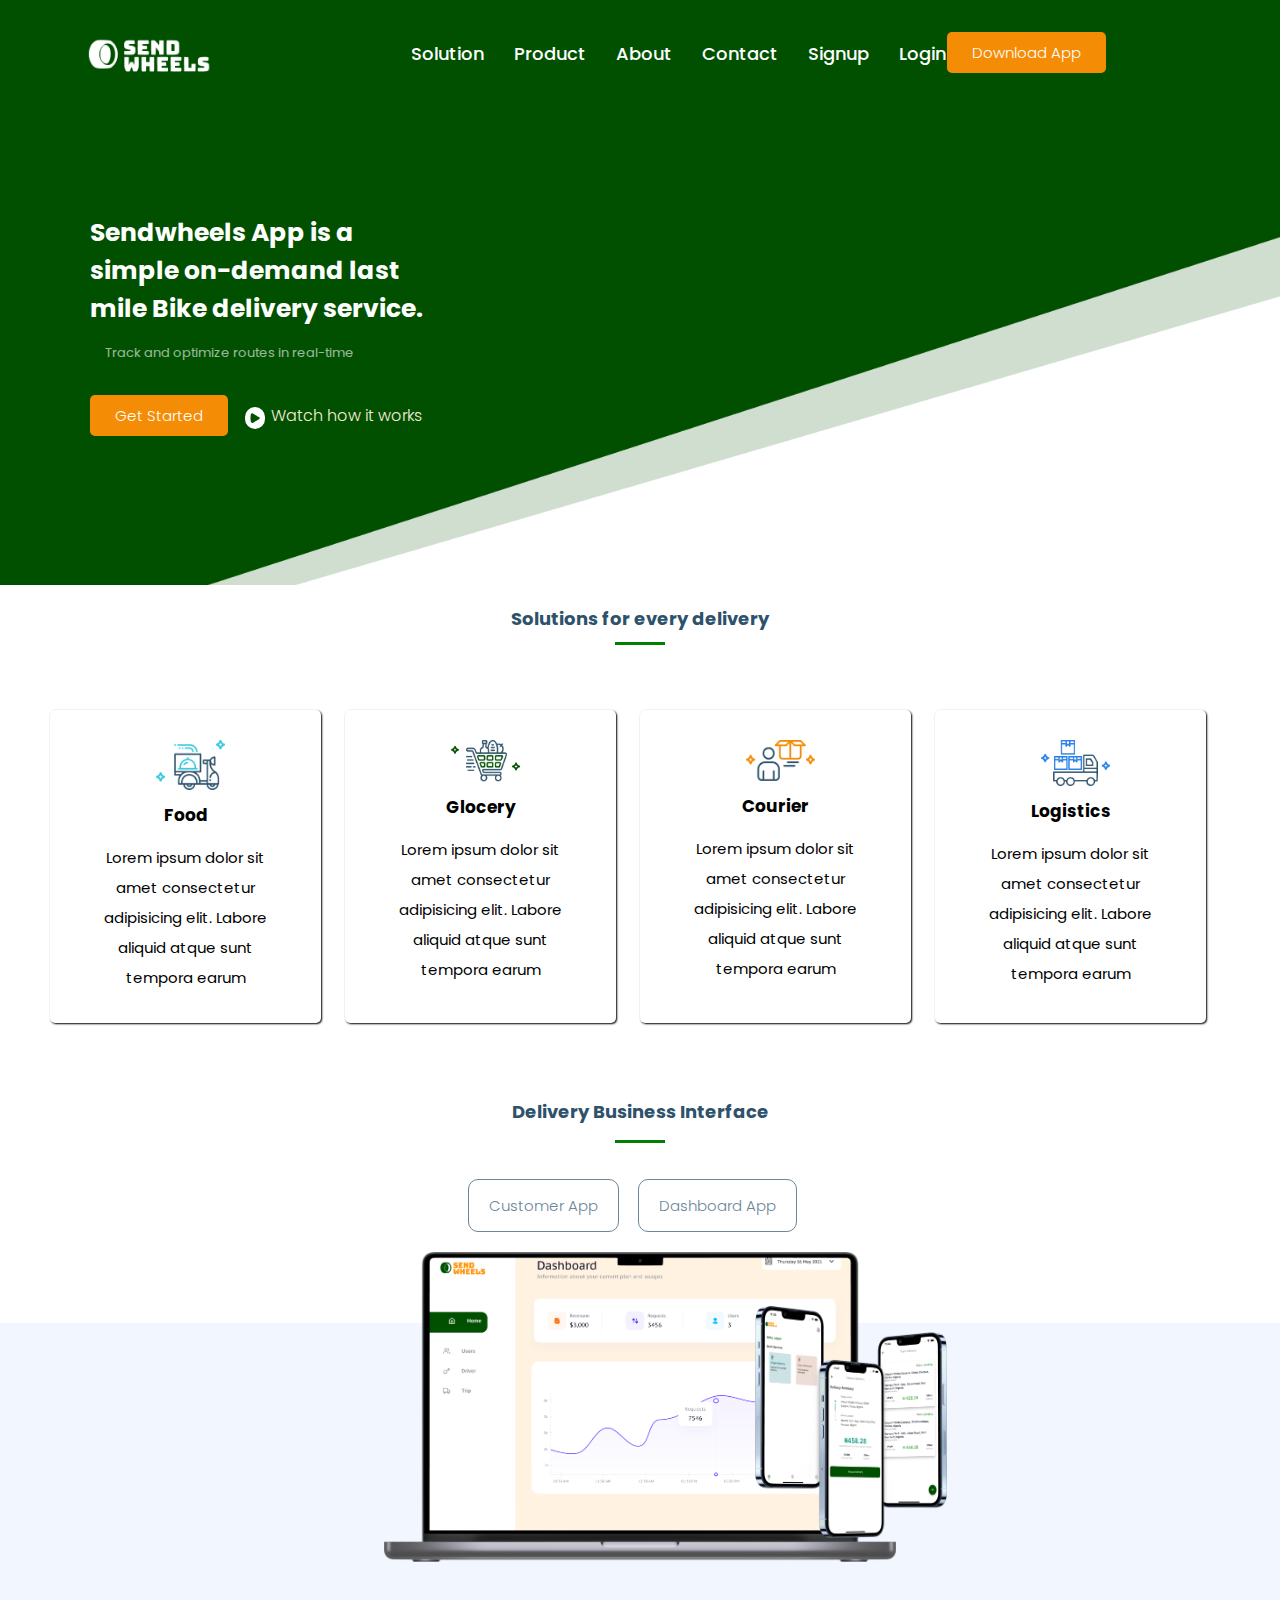
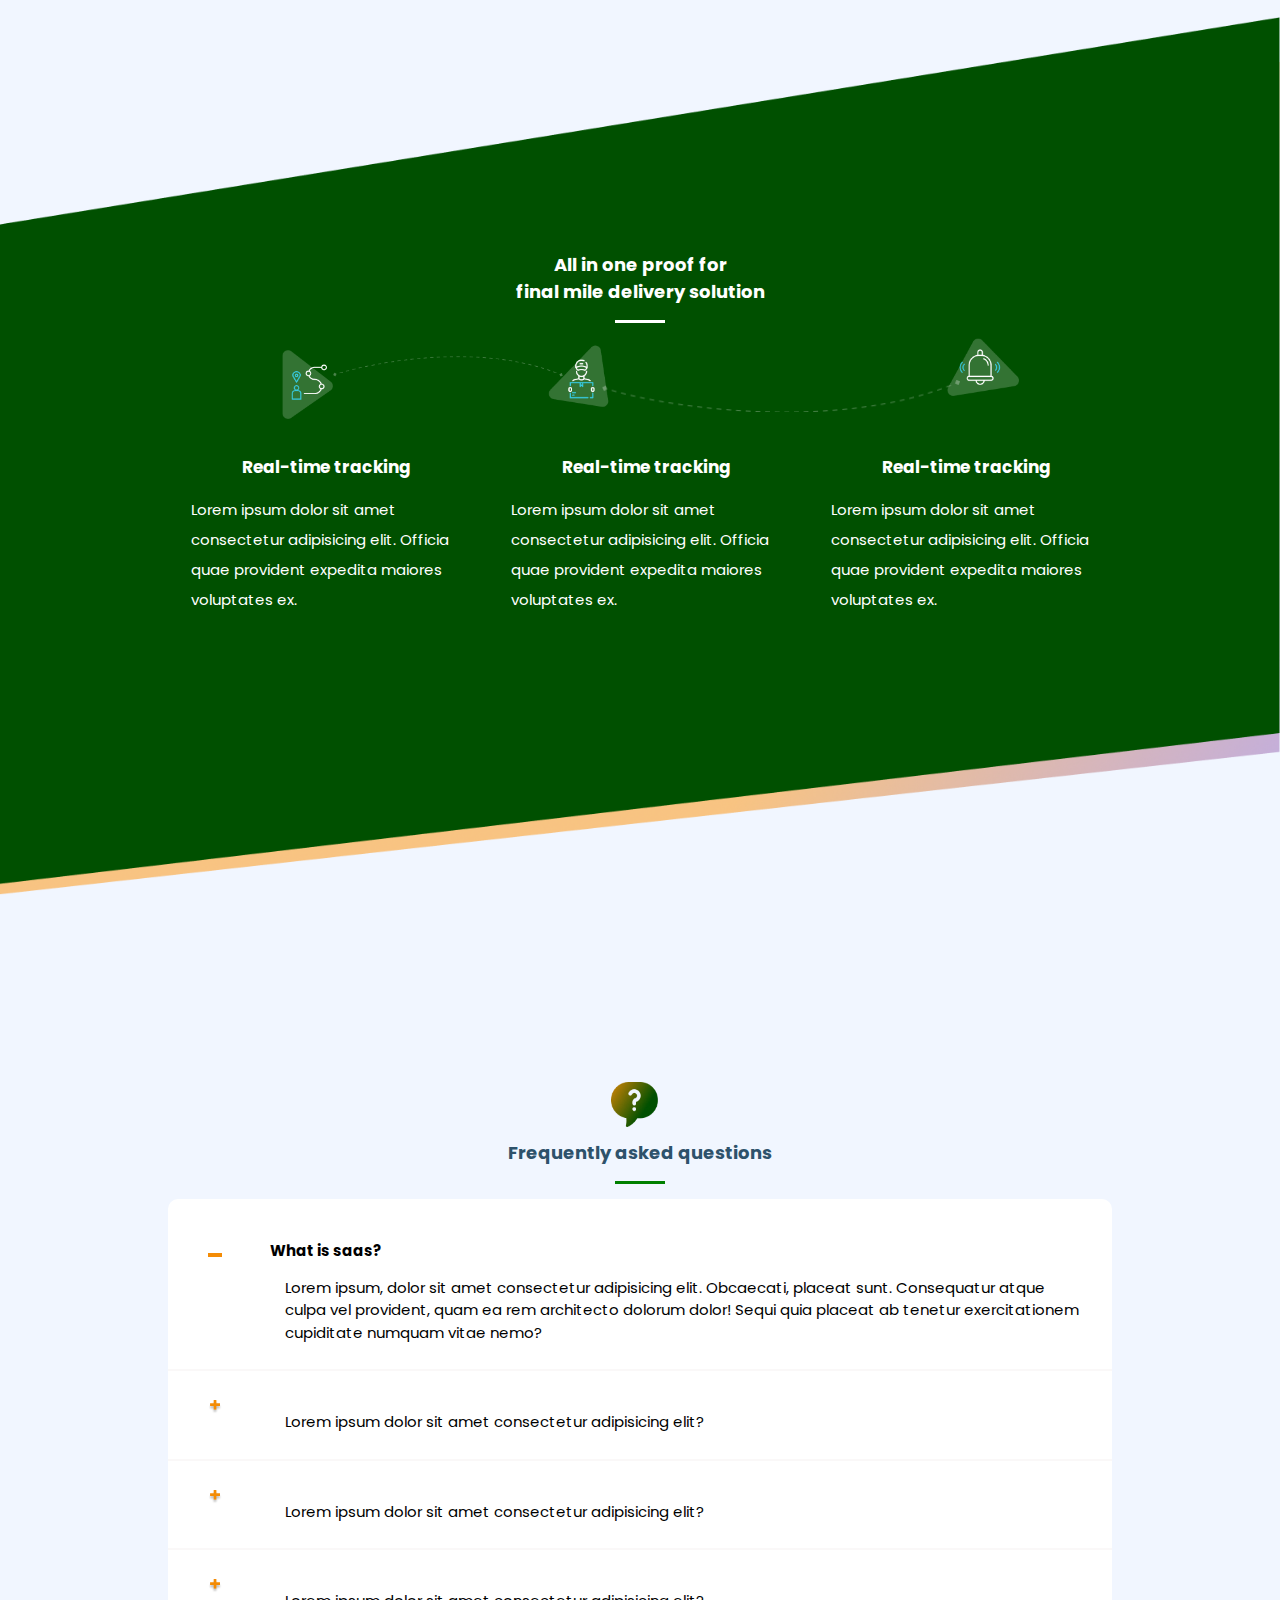
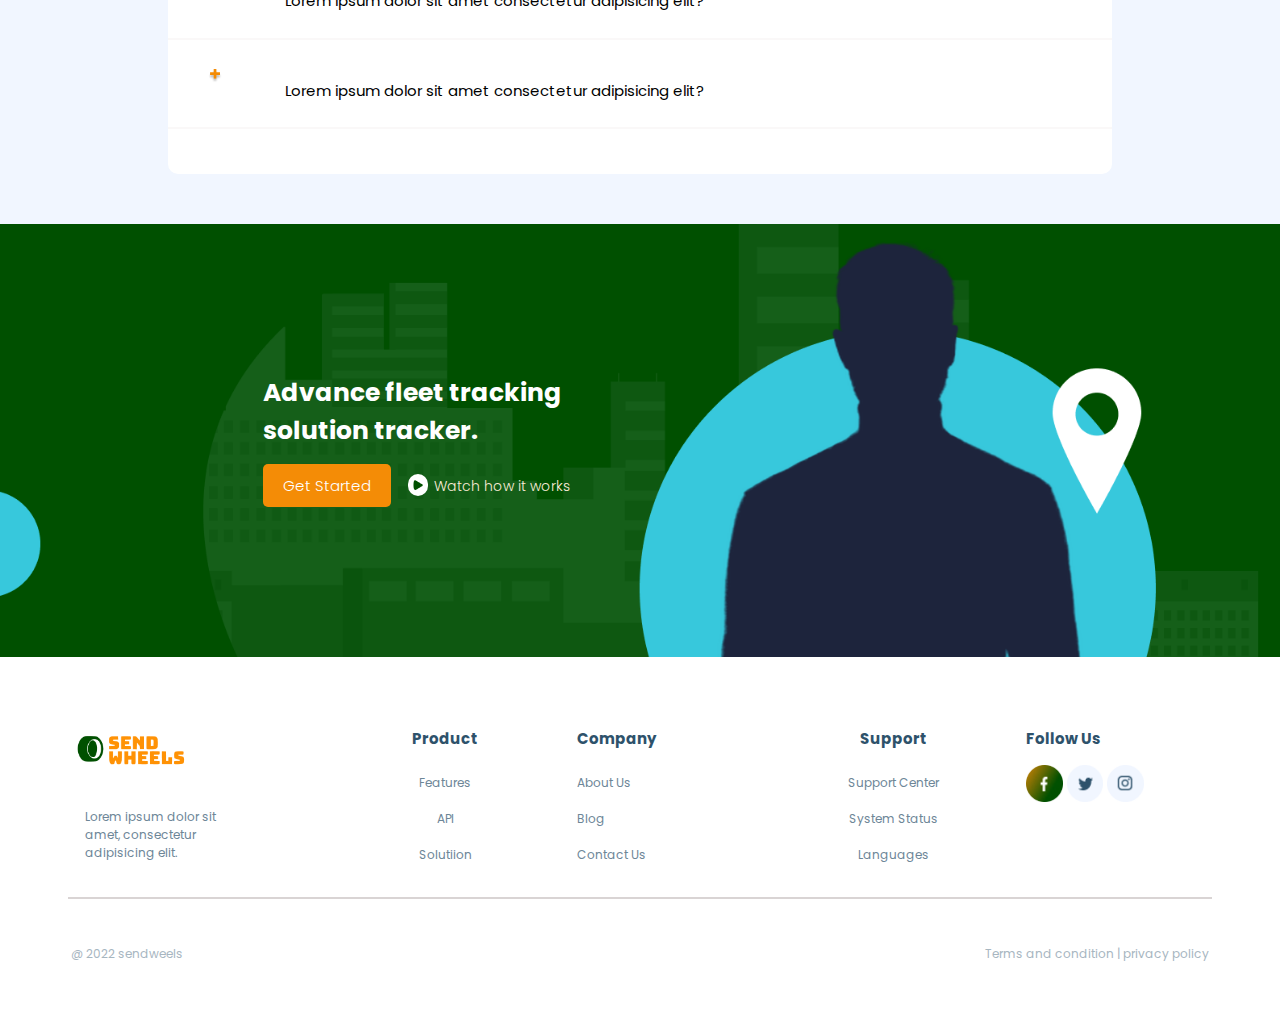
<file: index.html>
<!DOCTYPE html>
<html lang="en">
<head>
  <meta charset="UTF-8">
  <meta name="viewport" content="width=device-width, initial-scale=1.0">
  <title>Sendwheels Website</title>
  <link rel="stylesheet" href="./style.css">
  <link rel="preconnect" href="https://fonts.googleapis.com">
  <link rel="preconnect" href="https://fonts.gstatic.com" crossorigin>
  <link href="https://fonts.googleapis.com/css2?family=Merriweather:ital,wght@0,300;0,400;0,700;0,900;1,300;1,400;1,700;1,900&family=Poppins:ital,wght@0,100;0,200;0,300;0,400;0,500;0,600;0,700;0,800;0,900;1,100;1,200;1,300;1,400;1,500;1,600;1,700;1,800;1,900&display=swap" rel="stylesheet">
</head>
<body>
  <!-- menu bar section -->
 

  <div class="main-container">
    <section class="header">
      <div class="logo" id="munu-buttons">
        <span><img id="hamburger" src="./Assets/images/hamburger.png" alt="menu icon"></span>
        <img class="logo-img" src="./Assets/images/Screen Shot 2022-04-04 at 10.38 1 2 1.png" alt="logo-img">
      </div>
      <div class="nav-bar" id="nav-links">
        <ul>
          <li><a href="#">Solution</a></li>
          <li><a href="#">Product</a></li>
          <li><a href="#">About</a></li>
          <li><a href="#">Contact</a></li>
          <li><a href="./signup.html">Signup</a></li>
          <li><a href="./login.html">Login</a></li>
        </ul>
      </div>
      <div class="btn">
        <a class="nav-btn" href="#">Download App</a>
        
      </div>

      <div id="menu-bar">
        <img id="close-icon" class="close-icon" src="./Assets/images/x-png-42440.png" alt="">
        <ul>
          <li><a href="#">Solution</a></li>
          <li><a href="#">Product</a></li>
          <li><a href="#">About</a></li>
          <li><a href="#">Contact</a></li>
          <li><a href="./signup.html">Signup</a></li>
          <li><a href="./login.html">Login</a></li>
          
        </ul>
      </div>

      <section class="hero">
      	<div class="wrapper">
          <h1>Sendwheels App is a <br> simple on-demand last <br> mile Bike delivery service.</h1>
          <p>Track and optimize routes in real-time</p>
          <a class="hero-btn" href="#">Get Started</a>
          <img class="hero-img" src="./Assets/images/Polygon 2.png" alt="">
          <a class="anchor" href="#">Watch how it works</a>
        </div>
      </section>


    </section>
 </div>


  
	<!-- cards section -->

  
  <section class="cards">
    <h2>Solutions for every delivery</h2>
    <div class="underline"></div>
    <div class="card-row">
      <div class="col-1">
        <div class="img-div">
          <img src="./Assets/images/Food.png" alt="">
        </div>
        <div class="text-div">
          <h3>Food</h3>
          <p>Lorem ipsum dolor sit amet consectetur adipisicing elit. Labore aliquid atque sunt tempora earum</p>
        </div>
      </div>
      <div class="col-2">
        <div class="img-div">
          <img src="./Assets/images/Grocery.png" alt="">
        </div>
        <div class="text-div">
          <h3>Glocery</h3>
          <p>Lorem ipsum dolor sit amet consectetur adipisicing elit. Labore aliquid atque sunt tempora earum</p>
        </div>
      </div>
      <div class="col-3">
        <div class="img-div">
          <img src="./Assets/images/Courier.png" alt="">
        </div>
        <div class="text-div">
          <h3>Courier</h3>
          <p>Lorem ipsum dolor sit amet consectetur adipisicing elit. Labore aliquid atque sunt tempora earum</p>
        </div>
      </div>
      <div class="col-4">
        <div class="img-div">
          <img src="./Assets/images/Logistics.png" alt="">
        </div>
        <div class="text-div">
          <h3>Logistics</h3>
          <p>Lorem ipsum dolor sit amet consectetur adipisicing elit. Labore aliquid atque sunt tempora earum</p>
        </div>
      </div>

    </div>
  </section> 


    
	<!-- another section -->


  <section class="dashboard">
    <div class="about-text">
      <h2>Delivery Business Interface</h2>
    </div>
    <div class="underline"></div>
    <div class="app">
      <a class="app1" href="#">Customer App</a>
      <a class="app2" href="#">Dashboard App</a>
    </div>
  </section> 


  <!-- another section of dashboard img -->


  <section class="dashboard-img">
    <div class="img-wrapper">
      <div class="img-holder">
        <img src="./Assets/images/MacBook Pro 16.png" alt="">
      </div>
      <div class="img-holder2">
        <img class="iphone-img" src="./Assets/images/iPhone 13 Pro.png" alt="">
      </div>

    </div>
  </section>  


    


  <!-- proof section -->


  <section class="proof-section">
    <div class="container">
      <div class="yellow-background">
        <img src="./Assets/images/Rectangle 84.png" alt="">
        
      </div>
      <div class="blue-background">
        <img src="./Assets/images/Rectangle 83.png" alt="">
        
      </div>

      <div class="position">
        <div class="position2">
          <div class="position-text">
              <h2>All in one proof for <br> final mile delivery solution </h2>
              <div class="underline"></div>
          </div>

          <div class="position-text2">
            <div class="position-img1">
              <img src="./Assets/images/Icon 1 (1).png" alt="">
            </div>
            <div class="position-img2">
              <img src="./Assets/images/Vector 13.png" alt="">
            </div>
            <div class="position-img3">
              <img src="./Assets/images/Icon 2.png" alt="">
            </div>
            <div class="position-img4">
              <img src="./Assets/images/Vector 14.png" alt="">
            </div>
            <div class="position-img5">
              <img src="./Assets/images/Icon 3 (1).png" alt="">
            </div>
          </div>
          <div class="cover">
            <div class="col1">
              <h4>Real-time tracking</h4>
              <p>Lorem ipsum dolor sit amet consectetur adipisicing elit. Officia quae provident expedita maiores voluptates ex.</p>
            </div>
            <div class="col2">
              <h4>Real-time tracking</h4>
              <p>Lorem ipsum dolor sit amet consectetur adipisicing elit. Officia quae provident expedita maiores voluptates ex.</p>
            </div>
            <div class="col3">
              <h4>Real-time tracking</h4>
              <p>Lorem ipsum dolor sit amet consectetur adipisicing elit. Officia quae provident expedita maiores voluptates ex.</p>
            </div>
          </div>

        </div>

      </div>
    </div>
  </section>


  <section class="frequent-questions">
    <div class="main-div">
      <div class="frequent-questions">
        <div class="questionmark-img">
          <img src="./Assets/images/Vector (3).png" alt="">
          <h2>Frequently asked questions</h2>
          <div class="underline"></div>
        </div>
      </div>
      <div class="icon-wrapper">
        <div class="icon-holder">
          <div class="icons">
            <img src="./Assets/images/Group 5411.png" alt="">
          </div>
          <div class="icon-text">
            <h4>What is saas?</h4>
            <p>Lorem ipsum, dolor sit amet consectetur adipisicing elit. Obcaecati, placeat sunt. Consequatur atque culpa vel provident, quam ea rem architecto dolorum dolor! Sequi quia placeat ab tenetur exercitationem cupiditate numquam vitae nemo?</p>
           
          </div>
        </div>
        <div class="rule"></div>

        <div class="icon-holder">
          <div class="icons">
            <img src="./Assets/images/Group 5412.png" alt="">
          </div>
          <div class="icon-text">
            <p>Lorem ipsum dolor sit amet consectetur adipisicing elit?</p>
          </div>
        </div>
        <div class="rule"></div>

        <div class="icon-holder">
          <div class="icons">
            <img src="./Assets/images/Group 5412.png" alt="">
          </div>
          <div class="icon-text">
            <p>Lorem ipsum dolor sit amet consectetur adipisicing elit?</p>
          </div>
        </div>
        <div class="rule"></div>

        <div class="icon-holder">
          <div class="icons">
            <img src="./Assets/images/Group 5412.png" alt="">
          </div>
          <div class="icon-text">
            <p>Lorem ipsum dolor sit amet consectetur adipisicing elit?</p>
          </div>
        </div>
        <div class="rule"></div>

        <div class="icon-holder">
          <div class="icons">
            <img src="./Assets/images/Group 5412.png" alt="">
          </div>
          <div class="icon-text">
            <p>Lorem ipsum dolor sit amet consectetur adipisicing elit?</p>
          </div>
        </div>
        <div class="rule"></div>
       
      </div>
    </div>
  </section> 



  
  <!-- solution tracker section -->

  <section class="solution-tracker">
    <div class="solution-div">
      <div class="solution-text">
        <h1>Advance fleet tracking <br> solution tracker.</h1>
        <a class="track-btn" href="#">Get Started</a>
        <div class="track-img">
          <img class="track-img2" src="./Assets/images/Polygon 2.png" alt="">
        </div>
       
        <a class="anchor" href="#">Watch how it works</a>
      </div>
    </div>
  </section> 



  
  <!-- footer -->



  <section class="footer">
    <div class="footer-wrapper">
      <div class="footer1">
        <div class="logo">
          <img class="logo-img" src="./Assets/images/Screen Shot 2022-04-04 at 10.38 1 2 2.png" alt="logo-img">
          <p>Lorem ipsum dolor sit amet, consectetur adipisicing elit.</p>
        </div>
      </div>
      <div class="footer2">
        <h4>Product</h4>
        <li>Features</li>
        <li>API</li>
        <li>Solutiion</li>
      </div>
      <div class="footer3">
        <h4>Company</h4>
        <li>About Us</li>
        <li>Blog</li>
        <li>Contact Us</li>
      </div>
      <div class="footer4">
        <h4>Support</h4>
        <li>Support Center</li>
        <li>System Status</li>
        <li>Languages</li>
      </div>
      <div class="footer5">
        <h4>Follow Us</h4>
        <img src="./Assets/images/Facebook.png" alt="">
        <img src="./Assets/images/Twitter.png" alt="">
        <img src="./Assets/images/Instagram (3).png" alt="">
        
      </div>
    </div>
    <div class="rule"></div>
    <div class="copywright-div">
      <div class="copywright">
        <p>@ 2022 sendweels</p>
      </div>
      <div class="terms">
        <p>Terms and condition | privacy policy</p>
      </div>
    </div>
  </section>


  


   
 <script src="./script.js"></script>
 


    
</body>
</html>
</file>
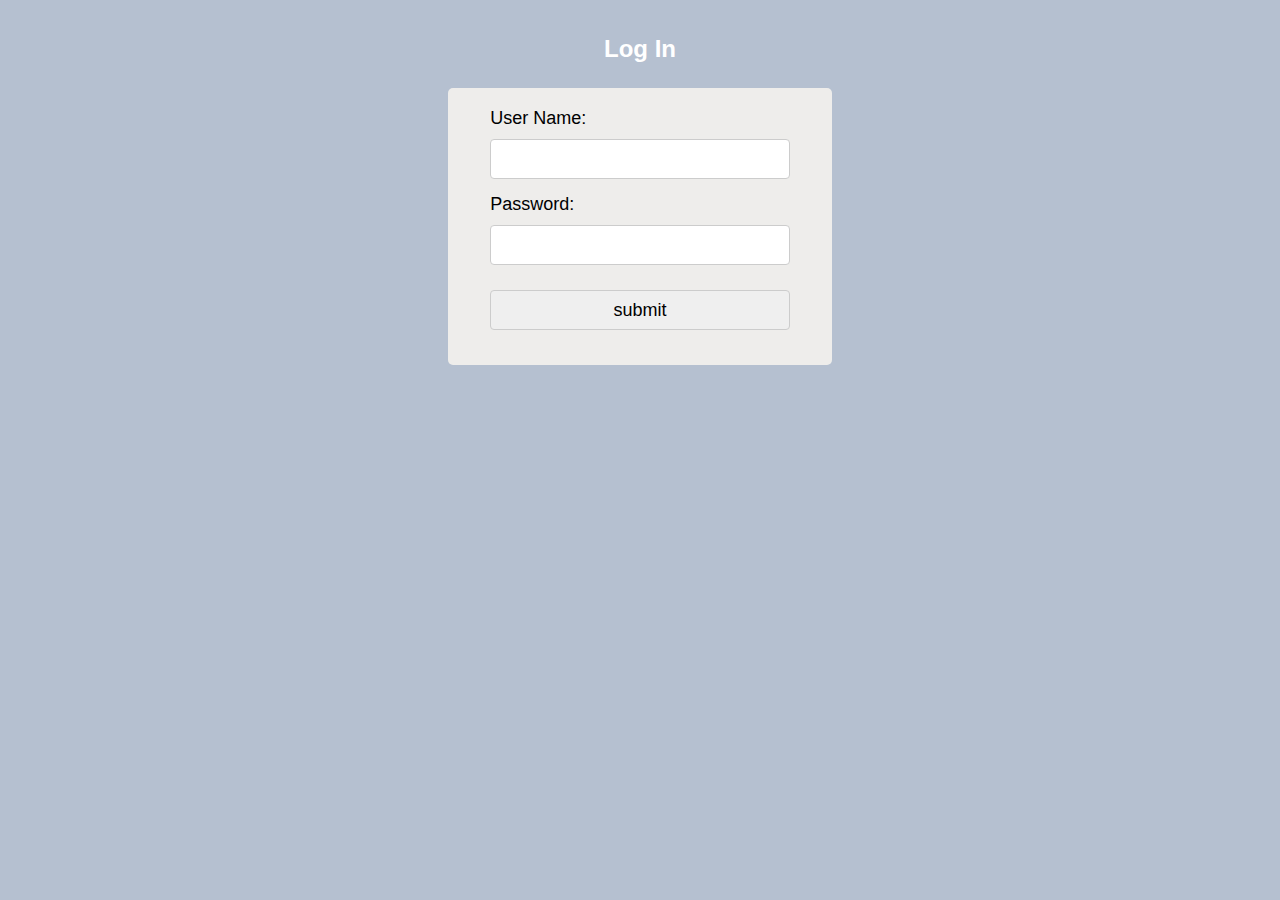
<file: login.html>
<!DOCTYPE html>
<html lang="en">

<head>
  <meta charset="UTF-8">
  <meta name="viewport" content="width=device-width, initial-scale=1.0">
  <title>Login Page</title>
  <link rel="stylesheet" href="./style.css">
  

</head>

<body>

  <section id="container">
    <h2>Log In</h2>
    <div id="form-wrapper">
      <form action="" name="myform" id="form">
        <label>User Name:</label>
        <input type="text" id="username" class="input-tag">
        <div id="error1" class="error"></div>
        <label>Password:</label>
        <input type="password" name="" id="password" class="input-tag">
        <div id="error2" class="error"></div>
        <input id="btn-open" type="submit" value="submit" class="open-modal">

      </form>

    </div>

    <!-- modal box -->
    <div id="modal" class="modal">
      <div id="popup" class="pop-up"> 
        <h4>Thank you!</h4>
        <p>Your response has been recorded.</p>
        <a href="index.html"><button id="btn-close" class="close-btn">ok</button></a>

      </div>
    </div>

  </section>




  <!-- <script src="./script.js"></script> -->
  <script src="login.js"></script>


</body>

</html>
</file>
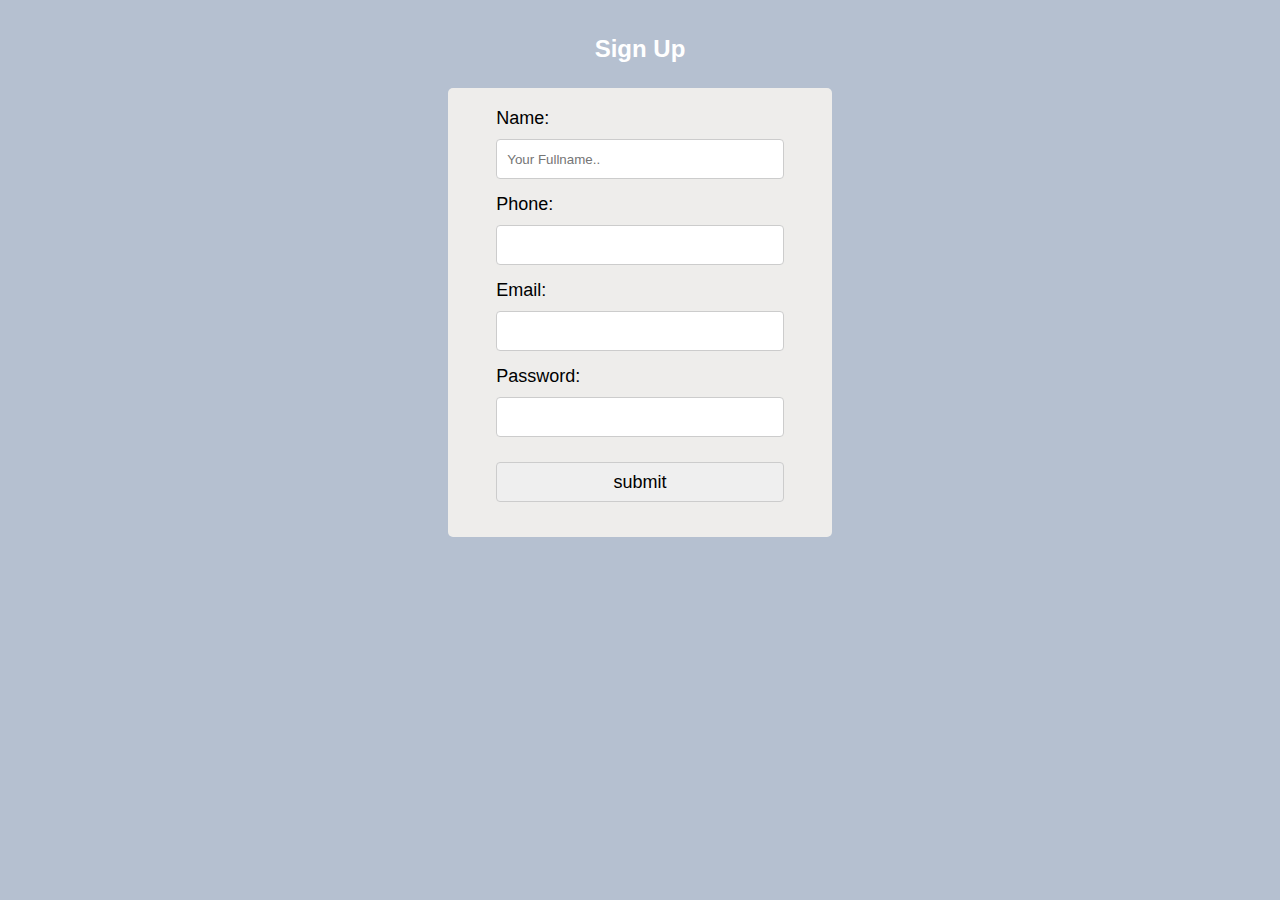
<file: signup.html>
<!DOCTYPE html>
<html lang="en">

<head>
  <meta charset="UTF-8">
  <meta name="viewport" content="width=device-width, initial-scale=1.0">
  <title>Signup Page</title>
  <link rel="stylesheet" href="./style.css">

</head>

<body>
  <section id="container" class="signup-container">
    <h2>Sign Up</h2>
    <div id="signup-form" class="signup-form">
      <form action="" id="form">
        <label>Name:</label>
        <input type="text" name="" id="name" placeholder="Your Fullname..">
        <div id="error1" class="error"></div>
        <label>Phone:</label>
        <input type="tel" name="" id="phone">
        <div id="error2" class="error"></div>
        <label>Email:</label>
        <input type="email" name="" id="mail">
        <div id="error3" class="error"></div>
        <label>Password:</label>
        <input type="password" name="" id="password">
        <div id="error4" class="error"></div>
        <input type="submit" value="submit" id="btn-open" class="open-modal">
        
      </form>

    </div>

    <!-- modal box -->
    <div id="modal" class="modal">
      <div id="popup" class="pop-up">
        <h4>Thank you!</h4>
        <p>You have successfully created an account with us.</p>
       
        <a href="login.html"><button id="btn-close" class="close-btn">ok</button></a>

      </div>
    </div>
  </section>


  <script src="signup.js"></script>

</body>

</html>
</file>
<file: style.css>
* {
  margin: 0;
  padding: 0;
  box-sizing: border-box;
  font-family: "Poppins", sans-serif;


}

.main-container {
  width: 100%;
  background-image: url(./Assets/images/Vector\ \(2\).png);
  background-position: center;
  background-size: cover;
  background-repeat: no-repeat;
  padding: 40px 30px;
  margin-bottom: 20px;

}

span {
  color: #ffff;
  font-weight: bold;
  position: relative;
  bottom: 15px;
}

.header {
  width: 100%;
  display: flex;
  margin-bottom: 20px;
}

.header .logo {
  width: 35%;

}

.header .logo .logo-img {
  width: 40%;
  position: relative;
  left: 100px;
  bottom: 20px;

}

.header .logo .close-icon{
  width: 15%;
  display: none;
}

.header .nav-bar {
  width: 40%;
  position: relative;
  top: 20px;
  display: none;
}

.header .nav-bar ul {
  display: flex;
  justify-content: start;
  

}

.header .nav-bar ul li {
  list-style: none;
  padding: 10px 15px;
}

.header .nav-bar ul li a {
  text-decoration: none;
  color: white;
  font-size: 18px;
  font-weight: 500;
}

.header .nav-bar ul li a:hover {
  cursor: pointer;
  color: #F48C06;
  transition: 1s ease;

}

.header .btn {
  width: 25%;
  display: none;
}

.header .btn .nav-btn {
  text-decoration: none;
  color: white;
  background-color: #F48C06;
  font-size: 15px;
  padding: 10px 25px;
  border-radius: 5px;
  position: relative;
  top: 20px;
}

#menu-bar {
  display: none;
}



/* hero section */


.main-container .hero {
  width: 100%;

}

.main-container .hero .wrapper {
  padding: 30px 5px;
  width: 100%;
  position: relative;
  top: 20%;
  right: 35%;
}

.main-container .hero h1 {
  color: #FFFFFF;
  font-size: 1rem;
  font-weight: 500;
  margin-bottom: 15px;
}

.main-container .hero .wrapper p {
  color: #FFFFFF;
  font-size: 10px;
  margin-bottom: 25px;
  opacity: 0.6;
}

.main-container .hero .wrapper .hero-btn {
  text-decoration: none;
  color: white;
  background-color: #F48C06;
  font-size: 13px;
  padding: 10px 20px;
  border-radius: 5px;
  margin-right: 15px;
}


.main-container .hero .wrapper .hero-img {
  border-radius: 50px;
  background-color: white;
  padding: 5px;
  position: relative;
  top: 8px;
  right: 2px;
  display: none;
}

.main-container .hero .wrapper .anchor {
  display: none;
  text-decoration: none;
  color: antiquewhite;
}




/* card section */


.cards {
  width: 100%;

}

.cards h2 {
  text-align: center;
  font-size: 18px;
  font-weight: bold;
  margin-bottom: 10px;
  color: #2E526B;


}

.underline {
  width: 50px;
  height: 3px;
  background-color: green;
  margin: auto;
  margin-bottom: 15px;
}

.cards .card-row {
  width: 100%;
  display: flex;
  flex-wrap: wrap;
  padding: 12px;
  text-align: center;
}

.cards .card-row .col-1 {
  width: 100%;
  /* margin-right: 4%; */
  margin-bottom: 15px;
  border-radius: 5px;
  padding: 10px;
  box-shadow: 1px 1px 2px black;

}

.cards .card-row .col-1:hover {
  cursor: pointer;
  box-shadow: 0px 5px 2px green;
}

.cards .card-row .col-2 {
  width: 100%;
  margin-bottom: 15px;
  border-radius: 5px;
  padding: 10px;
  box-shadow: 1px 1px 2px black;
}

.cards .card-row .col-2:hover {
  cursor: pointer;
  box-shadow: 0px 5px 2px green;
}

.cards .card-row .col-3 {
  width: 100%;
  /* margin-right: 4%; */
  margin-bottom: 15px;
  border-radius: 5px;
  padding: 10px;
  box-shadow: 1px 1px 2px black;

}

.cards .card-row .col-3:hover {
  cursor: pointer;
  box-shadow: 0px 5px 2px green;

}

.cards .card-row .col-4 {
  width: 100%;
  margin-bottom: 15px;
  border-radius: 5px;
  padding: 10px;
  box-shadow: 1px 1px 2px black;

}

.cards .card-row .col-4:hover {
  cursor: pointer;
  box-shadow: 0px 5px 2px green;
}

.cards .card-row .img-div {
  width: 100%;
  margin-bottom: 15px;
}

.cards .card-row .img-div img {
  width: 30%;
  position: relative;
  left: auto;
  top: 10px;
}

.cards .card-row .text-div {
  width: 100%;
}

.cards .card-row .text-div h3 {
  text-align: center;
  font-size: 15px;
  font-weight: bold;
  margin-bottom: 10px;
}

.cards .card-row .text-div p {
  font-size: 12px;
  line-height: 2;
  margin-bottom: 10px;
}


/* another section */


.dashboard {
  background-color: #FFFFFF;
  padding: 10px;
  margin-bottom: 10px;
}

.dashboard .about-text h2 {
  text-align: center;
  font-size: 18px;
  margin-bottom: 15px;
  color: #2E526B;
}

.dashboard .app {
  margin-top: 50px;
  margin-bottom: 15px;
  text-align: center;
}

.dashboard .app .app1 {
  text-decoration: none;
  color: #6D8697;
  background-color: transparent;
  border: 1px solid #6D8697;
  font-size: 15px;
  padding: 15px 15px;
  border-radius: 10px;

}

.dashboard .app .app2 {
  text-decoration: none;
  color: #6D8697;
  background-color: transparent;
  border: 1px solid #6D8697;
  font-size: 15px;
  padding: 15px 15px;
  border-radius: 10px;

}



/* another section of dashboard img */


.dashboard-img {
  margin-top: 80px;
  background-color: blue;
  position: relative;
}

.dashboard-img .img-wrapper {
  width: 100%;
  background-image: url(./Assets/images/Rectangle\ 236\ \(1\).png);
  background-position: center;
  background-size: cover;
  background-repeat: no-repeat;

}

.dashboard-img .img-wrapper .img-holder img {
  width: 40%;
  position: absolute;
  left: 30%;
  bottom: 40%;
}

.dashboard-img .img-wrapper .img-holder2 {
  width: 100%;
}

.dashboard-img .img-wrapper .img-holder2 .iphone-img {
  width: 13%;
  position: relative;
  left: 59%;
  bottom: 30px;


}







/* proof section */


.proof-section {
  width: 100%;
  background-color: #F1F6FF;
  padding: 60px 0 120px 0;

}

.proof-section .container {
  width: 100%;
  position: relative;
  padding-top: 30px;
}

.proof-section .yellow-background {
  position: relative;
}

.proof-section .yellow-background img {
  width: 100%;
}

.proof-section .blue-background {
  position: absolute;
  bottom: 10px;
}

.proof-section .blue-background img {
  width: 100%;
}

.proof-section .container .position2 {
  position: relative;
  
}


.proof-section .container .position2 {
  width: 100%;
  position: absolute;
  top: 26%;
}

.proof-section .container .position2 .position-text {
  width: 100%;
  margin-bottom: 5px;
}

.proof-section .container .position2 .position-text h2 {
  text-align: center;
  font-size: 18px;
  margin-bottom: 5px;
  color: #FFFFFF;
}

.proof-section .container .position2 .position-text .underline {
  width: 50px;
  height: 3px;
  background-color: #FFFFFF;
  margin: auto;
  /* margin-bottom: 35px; */
}

.proof-section .container .position2 .position-text2 {
  width: 100%;
  display: flex;
  display: none;
}

.proof-section .container .position2 .position-text2 .position-img1 {
  width: 16%;
  margin-left: 10%;
  position: relative;
}

.proof-section .container .position2 .position-text2 .position-img1 img {
  width: 25%;
  position: absolute;
  right: 0px;
  bottom: 25px;


}

.proof-section .container .position2 .position-text2 .position-img2 {
  width: 16%;
}

.proof-section .container .position2 .position-text2 .position-img2 img {
  width: 18%;
  position: absolute;
  z-index: 1;

}

.proof-section .container .position2 .position-text2 .position-img3 {
  width: 16%;

}

.proof-section .container .position2 .position-text2 .position-img3 img {
  width: 35%;
  position: relative;
  left: 10px;
  bottom: 15px;

}

.proof-section .container .position2 .position-text2 .position-img4 {
  width: 16%;

}

.proof-section .container .position2 .position-text2 .position-img4 img {
  width: 28%;
  position: absolute;
  top: 43%;
  right: 25%;
  z-index: 1;

}

.proof-section .container .position2 .position-text2 .position-img5 {
  width: 16%;
}

.proof-section .container .position2 .position-text2 .position-img5 img {
  width: 35%;
  position: relative;
  bottom: 15px;
}

.proof-section .container .position2 .cover {
  display: flex;
  flex-wrap: wrap;
  padding: 0px 0;
  font-size: 1rem;
  


}

.proof-section .container .position2 .cover .col1 {
  width: 100%;
  color: #FFFFFF;
  padding: 5px;
  


}

.proof-section .container .position2 .cover .col1 h4 {
  text-align: center;
  font-size: 12px;
  margin-bottom: 5px;
}

.proof-section .container .position2 .cover .col1 p {
  font-size: 10px;
  line-height: 1.5;

}

.proof-section .container .position2 .cover .col2 {
  width: 100%;
  color: #FFFFFF;
  padding: 5px;
}

.proof-section .container .position2 .cover .col2 h4 {
  text-align: center;
  font-size: 12px;
  margin-bottom: 5px;
}

.proof-section .container .position2 .cover .col2 p {
  font-size: 10px;
  line-height: 1.5;

}

.proof-section .container .position2 .cover .col3 {
  /* width: 25%; */
  width: 100%;
  color: #FFFFFF;
  padding: 5px;


}

.proof-section .container .position2 .cover .col3 h4 {
  text-align: center;
  font-size: 12px;
  margin-bottom: 5px;
}

.proof-section .container .position2 .cover .col3 p {
  font-size: 10px;
  line-height: 1.5;

}







/* frequent-questions section */


.rule {
  width: 100%;
  height: 2px;
  background-color: rgb(250, 248, 248);
  margin-bottom: 15px;
}

.frequent-questions .main-div {
  width: 100%;
  background-image: url(./Assets/images/Rectangle\ 92.png);
  background-position: center;
  background-size: cover;
  padding: 50px;
}

.frequent-questions .main-div img {
  width: 30%;
}

.frequent-questions .main-div .frequent-questions {
  width: 100%;
  margin-bottom: 15px;
}

.frequent-questions .main-div .frequent-questions .questionmark-img {
  width: 50%;
  margin: auto;

}

.frequent-questions .main-div .frequent-questions .questionmark-img img {
  width: 12%;
  position: relative;
  left: 45%;
  top: 10px;

}

.frequent-questions .main-div .frequent-questions .questionmark-img h2 {
  text-align: center;
  font-size: 12px;
  margin-top: 15px;
  margin-bottom: 15px;
  color: #2E526B;
}

.frequent-questions .main-div .icon-wrapper {
  width: 100%;
  background-color: #FFFFFF;
  /* margin: auto; */
  border-radius: 10px;
  padding: 30px 0px;
}

.frequent-questions .main-div .icon-wrapper .icon-holder {
  display: flex;
  flex-wrap: wrap;
  padding: 10px;
}

.frequent-questions .main-div .icon-wrapper .icons {
  width: 10%;
}

.frequent-questions .main-div .icon-wrapper .icons img {
  width: 18%;
  position: relative;
  left: 10px;
}

.frequent-questions .main-div .icon-wrapper .icon-text {
  width: 90%;
}

.frequent-questions .main-div .icon-wrapper .icon-text h4 {
  font-size: 15px;
  margin-bottom: 10px;
}

.frequent-questions .main-div .icon-wrapper .icon-text p {
  font-size: 13px;
  margin-bottom: 15px;
  line-height: 1.5;
}




/* soluttion tracker solution */


.solution-tracker {
  width: 100%;
  background-image: url(./Assets/images/Group\ 5438.png);
  background-size: cover;
  background-position: contain;
  background-repeat: no-repeat;
  padding: 0px 0px;
}

.solution-tracker .solution-div {
  width: 100%;


}

.solution-tracker .solution-div .solution-text {
  width: 100%;
  padding: 50px;

}

.solution-tracker .solution-div .solution-text h1 {
  color: #FFFFFF;
  font-size: 16px;
  font-weight: bold;
  margin-bottom: 7px;
  line-height: 1.5;

}

.solution-tracker .solution-div .solution-text .track-btn {
  text-decoration: none;
  color: white;
  background-color: #F48C06;
  font-size: 13px;
  padding: 10px 15px;
  border-radius: 5px;
  margin-right: 5px;
  display: none;
}

.solution-tracker .solution-div .solution-text .track-img {
  display: inline-block;
}

.solution-tracker .solution-div .solution-text .track-img .track-img2 {
  border-radius: 50px;
  background-color: white;
  padding: 5px;
  position: relative;
  top: 5px;
  right: 2px;


}

.solution-tracker .solution-div .solution-text .anchor {
  text-decoration: none;
  color: antiquewhite;
  font-size: 14px;

}


/* footer */


.footer {
  width: 100%;
  padding: 50px 0px 30px;
}

.footer .rule {
  width: 97%;
  height: 2px;
  background-color: rgb(217, 212, 212);
  margin-bottom: 25px;
  margin-left: 1.5%;
}

.footer-wrapper {
  width: 100%;
  display: flex;
  flex-wrap: wrap;
  color: #6D8697;

}

.footer-wrapper h4 {
  font-size: 13px;
  margin-bottom: 15px;
  color: #2E526B;
}

.footer-wrapper li {
  list-style: none;
  line-height: 3;
  font-size: 12px;
}

.footer .footer-wrapper .footer1 {
  width: 50%;
  padding: 10px 10px 10px 20px;
}

.footer .footer-wrapper .footer1 .logo .logo-img {
  width: 30%;
  margin-bottom: 15px;
}

.footer .footer-wrapper .footer1 .logo p {
  font-size: 12px;
  line-height: 1.5;

}

.footer .footer-wrapper .footer2 {
  width: 50%;
  padding: 10px;
  text-align: center;
}

.footer .footer-wrapper .footer3 {
  width: 50%;
  padding: 10px 10px 10px 20px;
}

.footer .footer-wrapper .footer4 {
  width: 50%;
  padding: 10px;
  text-align: center;
}

.footer .footer-wrapper .footer5 {
  width: 100%;
  padding: 6px 10px 10px 20px;
}

.footer .footer-wrapper .footer5 img {
  width: 10%;
}


.footer .copywright-div {
  width: 100%;
  display: flex;
  justify-content: space-between;
  padding: 10px;
  font-size: 12px;
  color: #6D8697;
  opacity: 0.6;
}


/* login page */

#container {
  width: 100%;
  height: 100vh;
  background-color:  #B5C0D0;
  font-family: Verdana, Geneva, Tahoma, sans-serif;
  position: relative;


}

#container h2 {
  text-align: center;
  font-weight: bold;
  color: #ffff;
}

#form-wrapper {
  width: 30%;
  margin: auto;
  background-color: #EEEDEB;
  position: relative;
  top: 25px;
  display: flex;
  justify-content: center;
  padding: 20px;
  border-radius: 5px;
}

#form-wrapper label {
  font-size: 18px;
  margin-bottom: 10px;
  
}

#form-wrapper input {
  width: 100%;
  height: 40px;
  padding: 0px 10px;
  border: 1px solid #ccc;
  border-radius: 4px;
  margin-bottom: 15px;
  margin-top: 10px;

}





/* signup page */

#container {
  width: 100%;
  height: 100vh;
  background-color: #B5C0D0

}

#signup-form {
  width: 50%;
  background-color: #EEEDEB;
  margin: auto;
  position: relative;
  top: 25px;
  display: flex;
  justify-content: center;
  padding: 20px;
  border-radius: 5px;
}


#signup-form label {
  font-size: 18px;
  margin-bottom: 10px;
}

#signup-form input {
  padding: 0px 10px;
  width: 100%;
  height: 40px;
  border: 1px solid #ccc;
  border-radius: 4px;
  margin-bottom: 15px;
  margin-top: 10px;
}



/* modal box  */


.modal-box {
  position: relative;

}

.pop-up {
  width: 40%;
  margin: auto;
  background-color: #F48C06;
  border-radius: 5px;
  text-align: center;
  padding: 50px 10px;
  position: absolute;
  z-index: 1;
  top: 15%;
  right: 30%;
  transform: translate(-4%, -50%);
  display: none;
  transition: transform 0.4s, top 0.4s;


}

.error {
  font-size: 13px;
  color: red;
  position: relative;
  bottom: 13px;
}

.open-modal{
  font-size: 18px;
}



.modal-box h4,
p {
  margin: 15px;
}

button {
  padding: 10px 20px;
  font-size: 18px;
  border-radius: 5px;
  border: none;
  background-color: gray;
  color: #ffff;
}

button:hover {
  cursor: pointer;
}

#close-icon{
  width: 10%;
  position: absolute;
  top: 5px;
  right: 10px;
}

#menu-bar {
  width: 40%;
  height: 370px;
  padding: 30px 20px;
  display: none;
  background-color: #F1F6FF;
  position: fixed;
  top: 8%;
  left: 0px;
  z-index: 100;
}

#menu-bar ul {
  display: flex;
  flex-direction: column;
  margin-top: 15px;


}

#menu-bar ul li,
a {
  text-decoration: none;
  list-style: none;
  padding: 15px 0;
  color: black;
  font-family: "Poppins", sans-serif;
  font-weight: 300;

}

#menu-bar ul li a:hover {
  color: #ffff;
  cursor: pointer;
}









/* media query for tablet and desktop */


@media only screen and (Min-width:700px) {

  .header .logo .logo-img {
    width: 60%;
    position: relative;
    left: 150px;
    bottom: 15px;

  }

  span {
    color: #ffff;
    position: relative;
    bottom: 25px;

  }

  .main-container .hero h1 {
    font-size: 25px;
    font-weight: bold;
  }

  .main-container .hero .wrapper .hero-btn {
    font-size: 15px;
    padding: 10px 25px;

  }

  .main-container .hero .wrapper .hero-img {
    display: inline-block;
  }

  .main-container .hero .wrapper .anchor {
    display: inline-block;

  }

  .dashboard-img .img-wrapper .img-holder img {
    width: 40%;
    position: absolute;
    left: 30%;
    bottom: 1%;
  }

  .dashboard-img .img-wrapper .img-holder2 {
    width: 100%;
  }

  .dashboard-img .img-wrapper .img-holder2 .iphone-img {
    width: 13%;
    position: relative;
    left: 59%;
    bottom: 12px;


  }

  .proof-section .container .position2 .cover .col1 h4 {
    font-size: 17px;
  }

  .proof-section .container .position2 .cover .col2 h4 {
    font-size: 17px;
  }

  .proof-section .container .position2 .cover .col3 h4 {
    font-size: 17px;
  }

  .proof-section .container .position2 .cover .col1 p {
    font-size: 15px;
  }

  .proof-section .container .position2 .cover .col2 p {
    font-size: 15px;
  }

  .proof-section .container .position2 .cover .col3 p {
    font-size: 15px;
  }

  .frequent-questions .main-div .frequent-questions .questionmark-img h2 {
    font-size: 18px;

  }

  .frequent-questions .main-div .icon-wrapper .icon-text h4 {
    font-size: 17px;

  }

  .frequent-questions .main-div .icon-wrapper .icon-text p {
    font-size: 15px;

  }

  .footer-wrapper h4 {
    font-size: 15px;
    margin-bottom: 15px;
    color: #2E526B;
  }

  .footer-wrapper li {
    list-style: none;
    line-height: 2;
    font-size: 13px;
  }

  .footer .footer-wrapper .footer5 img {
    width: 6%;
  }

  .footer .copywright-div {
    padding: 6px;


  }

  

}


/* desktop */


@media only screen and (Min-width:1000px) {

  /* menu drop down section */

  #menu-bar {
    width: 200px;
    padding: 20px;
    display: none;
  }

  .main-container {
    width: 100%;
    padding: 30px;
    margin-bottom: 20px;
    

  }

  .header {
    width: 100%;
    display: flex;
    flex-wrap: wrap;
    margin-bottom: 20px;
    
  }

  .header .logo {
    width: 30%;



  }

  .header .logo .logo-img {
    width: 40%;
    position: relative;
    left: 50px;
    top: 0px;
  }


  span {
    color: #ffff;
    position: relative;
    bottom: 25px;
    display: none;

  }

  .header .nav-bar {
    width: 45%;
    position: relative;
    top: 0px;
    display: block;

  }

  .header .btn {
    width: 25%;
    display: inline-block;

  }

  .header .btn .nav-btn {
    font-size: 15px;
    padding: 10px 25px;
    border-radius: 5px;
    position: relative;
    left: 2px;
    top: 10px;

  }

  .main-container .hero {
    width: 60%;
    margin-left: 22%;
    padding: 80px 25px;
    position: relative;
    bottom: 40px;
    
  }


  .main-container .hero h1 {
    color: #FFFFFF;
    font-size: 25px;
    font-weight: bold;
    margin-bottom: 15px;
  }

  .main-container .hero .wrapper p {
    color: #FFFFFF;
    font-size: 13px;
    margin-bottom: 25px;
    opacity: 0.6;
  }

  .main-container .hero .wrapper .hero-btn {
    text-decoration: none;
    color: white;
    background-color: #F48C06;
    font-size: 15px;
    padding: 10px 25px;
    border-radius: 5px;
    margin-right: 15px;
  }

  .main-container .hero .wrapper .hero-img {
    border-radius: 50px;
    background-color: white;
    padding: 5px;
    position: relative;
    top: 8px;
    right: 2px;
  }

  .main-container .hero .wrapper a {
    text-decoration: none;
    color: antiquewhite;

  }


  .cards .card-row {
    width: 100%;
    display: flex;
    flex-wrap: wrap;
    padding: 50px;
  }

  .cards .card-row .col-1 {
    width: 23%;
    margin-right: 2%;
    border-radius: 5px;
    padding: 20px;
    box-shadow: 1px 1px 2px black;
  }

  .cards .card-row .col-1:hover {
    cursor: pointer;
    box-shadow: 0px 5px 2px green;
  }

  .cards .card-row .col-2 {
    width: 23%;
    margin-right: 2%;
    border-radius: 5px;
    padding: 20px;
    box-shadow: 1px 1px 2px black;
  }

  .cards .card-row .col-2:hover {
    cursor: pointer;
    box-shadow: 0px 5px 2px green;
  }

  .cards .card-row .col-3 {
    width: 23%;
    margin-right: 2%;
    border-radius: 5px;
    padding: 20px;
    box-shadow: 1px 1px 2px black;
  }

  .cards .card-row .col-3:hover {
    cursor: pointer;
    box-shadow: 0px 5px 2px green;
  }

  .cards .card-row .col-4 {
    width: 23%;
    margin-right: 2%;
    border-radius: 5px;
    padding: 20px;
    box-shadow: 1px 1px 2px black;
  }

  .cards .card-row .col-4:hover {
    cursor: pointer;
    box-shadow: 0px 5px 2px green;
  }

  .cards .card-row .img-div {
    width: 100%;
    margin-bottom: 15px;
  }

  .cards .card-row .img-div img {
    width: 30%;
    position: relative;
    left: 5px;
  }

  .cards .card-row .text-div {
    width: 100%;
  }

  .cards .card-row .text-div h3 {
    text-align: center;
    font-size: 17px;
    font-weight: bold;
    margin-bottom: 10px;
  }

  .cards .card-row .text-div p {
    font-size: 15px;
    line-height: 2;
    margin-bottom: 10px;
  }


  .dashboard .app .app1 {
    font-size: 15px;
    padding: 15px 20px;
    margin-right: 15px;
  }

  .dashboard .app .app2 {
    font-size: 15px;
    padding: 15px 20px;
    margin-right: 15px;
  }

  .dashboard-img .img-wrapper .img-holder img {
    width: 40%;
    position: absolute;
    left: 30%;
    bottom: 0;
  }

  .dashboard-img .img-wrapper .img-holder2 .iphone-img {
    width: 15%;
    position: relative;
    left: 59%;
    bottom: 17px;


  }


  .proof-section .container {
    width: 100%;
    position: relative;
    padding-top: 40px;
  }

  .proof-section .yellow-background {
    position: relative;
  }

  .proof-section .yellow-background img {
    width: 100%;
  }

  .proof-section .blue-background {
    position: absolute;
    bottom: 10px;
  }

  .proof-section .blue-background img {
    width: 100%;
  }

  .proof-section .container .position2 {
    position: relative;
  }


  .proof-section .container .position2 {
    width: 100%;
    position: absolute;
    top: 26%;
  }

  .proof-section .container .position2 .position-text {
    width: 100%;
    height: 100px;
  }

  .proof-section .container .position2 .position-text h2 {
    text-align: center;
    font-size: 18px;
    margin-bottom: 15px;
    color: #FFFFFF;
  }

  .proof-section .container .position2 .position-text .underline {
    width: 50px;
    height: 3px;
    background-color: #FFFFFF;
    margin: auto;
    margin-bottom: 15px;
  }

  .proof-section .container .position2 .position-text2 {
    width: 100%;
    display: flex;
  }

  .proof-section .container .position2 .position-text2 .position-img1 {
    width: 16%;
    margin-left: 10%;
    position: relative;
  }

  .proof-section .container .position2 .position-text2 .position-img1 img {
    width: 25%;
    position: absolute;
    right: 0px;
    bottom: 25px;


  }

  .proof-section .container .position2 .position-text2 .position-img2 {
    width: 16%;
  }

  .proof-section .container .position2 .position-text2 .position-img2 img {
    width: 18%;
    position: absolute;
    z-index: 1;

  }

  .proof-section .container .position2 .position-text2 .position-img3 {
    width: 16%;

  }

  .proof-section .container .position2 .position-text2 .position-img3 img {
    width: 35%;
    position: relative;
    left: 10px;
    bottom: 15px;

  }

  .proof-section .container .position2 .position-text2 .position-img4 {
    width: 16%;

  }

  .proof-section .container .position2 .position-text2 .position-img4 img {
    width: 28%;
    position: absolute;
    top: 33%;
    right: 25%;
    z-index: 1;
  }

  .proof-section .container .position2 .position-text2 .position-img5 {
    width: 16%;
  }

  .proof-section .container .position2 .position-text2 .position-img5 img {
    width: 35%;
    position: relative;
    bottom: 25px;
  }

  .proof-section .container .position2 .cover {
    display: flex;
  }

  .proof-section .container .position2 .cover .col1 {
    width: 25%;
    color: #FFFFFF;
    margin-left: 13%;
    padding: 10px;

  }

  .proof-section .container .position2 .cover .col1 h4 {
    text-align: center;
    font-size: 17px;
    margin-bottom: 10px;
  }

  .proof-section .container .position2 .cover .col1 p {
    font-size: 15px;
    line-height: 2;
  }

  .proof-section .container .position2 .cover .col2 {
    width: 25%;
    color: #FFFFFF;
    padding: 10px;
  }

  .proof-section .container .position2 .cover .col2 h4 {
    text-align: center;
    font-size: 17px;
    margin-bottom: 10px;
  }

  .proof-section .container .position2 .cover .col2 p {
    font-size: 15px;
    line-height: 2;
  }

  .proof-section .container .position2 .cover .col3 {
    width: 25%;
    color: #FFFFFF;
    padding: 10px;
  }

  .proof-section .container .position2 .cover .col3 h4 {
    text-align: center;
    font-size: 17px;
    margin-bottom: 10px;
  }

  .proof-section .container .position2 .cover .col3 p {
    font-size: 15px;
    line-height: 2;
  }


  .frequent-questions .main-div img {
    width: 50%;
  }

  .frequent-questions .main-div .frequent-questions {
    width: 100%;
    margin-bottom: 15px;
  }

  .frequent-questions .main-div .frequent-questions .questionmark-img {
    width: 50%;
    margin: auto;

  }

  .frequent-questions .main-div .frequent-questions .questionmark-img img {
    width: 8%;
    position: relative;
    left: 45%;
    top: 10px;

  }

  .frequent-questions .main-div .frequent-questions .questionmark-img h2 {
    text-align: center;
    font-size: 18px;
    margin-top: 15px;
    margin-bottom: 15px;
    color: #2E526B;
  }

  .frequent-questions .main-div .icon-wrapper {
    width: 80%;
    background-color: #FFFFFF;
    margin: auto;
    border-radius: 10px;
    padding: 30px 0px;
  }

  .frequent-questions .main-div .icon-wrapper .icon-holder {
    display: flex;
    flex-wrap: wrap;
  }

  .frequent-questions .main-div .icon-wrapper .icons {
    width: 10%;
  }

  .frequent-questions .main-div .icon-wrapper .icons img {
    width: 15%;
    position: relative;
    left: 30px;
  }

  .frequent-questions .main-div .icon-wrapper .icon-text {
    width: 90%;
  }

  .frequent-questions .main-div .icon-wrapper .icon-text h4 {
    font-size: 15px;
    margin-bottom: 10px;
  }

  .frequent-questions .main-div .icon-wrapper .icon-text p {
    font-size: 15px;
    margin-bottom: 15px;
    line-height: 1.5;
  }



  .solution-tracker {
    width: 100%;
    background-image: url(./Assets/images/Group\ 5438.png);
    background-size: cover;
    background-position: contain;
    background-repeat: no-repeat;
    padding: 100px 30px;
  }

  .solution-tracker .solution-div {
    width: 100%;


  }

  .solution-tracker .solution-div .solution-text {
    width: 50%;
    margin-left: 15%;

  }

  .solution-tracker .solution-div .solution-text h1 {
    color: #FFFFFF;
    font-size: 25px;
    font-weight: bold;
    margin-bottom: 15px;
  }

  .solution-tracker .solution-div .solution-text .track-btn {
    text-decoration: none;
    color: white;
    background-color: #F48C06;
    display: inline-block;
    font-size: 15px;
    padding: 10px 20px;
    border-radius: 5px;
    margin-right: 15px;

  }

  .solution-tracker .solution-div .solution-text .track-img {
    display: inline-block;
  }

  .solution-tracker .solution-div .solution-text .track-img .hero-img {
    border-radius: 50px;
    background-color: white;
    padding: 5px;
    position: relative;
    top: 10px;
    right: 2px;
  }

  .solution-tracker .solution-div .solution-text a {
    text-decoration: none;
    color: antiquewhite;
    font-size: 10px;
  }

  .footer {
    width: 100%;
    padding: 50px 50px 30px;
  }

  .footer .rule {
    width: 97%;
    height: 2px;
    background-color: rgb(217, 212, 212);
    margin-bottom: 25px;
    margin-left: 1.5%;
  }

  .footer-wrapper {
    width: 100%;
    display: flex;
    flex-wrap: wrap;
    color: #6D8697;

  }

  .footer-wrapper h4 {
    font-size: 15px;
    margin-bottom: 15px;
    color: #2E526B;
  }

  .footer-wrapper li {
    list-style: none;
    line-height: 3;
    font-size: 12px;
  }

  .footer .footer-wrapper .footer1 {
    width: 19%;
    padding: 20px;
    margin-right: 5%;
  }

  .footer .footer-wrapper .footer1 .logo .logo-img {
    width: 70%;
    margin-bottom: 15px;
  }

  .footer .footer-wrapper .footer1 .logo p {
    font-size: 12px;
    line-height: 1.5;

  }

  .footer .footer-wrapper .footer2 {
    width: 19%;
    padding: 20px;
  }

  .footer .footer-wrapper .footer3 {
    width: 19%;
    padding: 20px;
  }

  .footer .footer-wrapper .footer4 {
    width: 19%;
    padding: 20px;
  }

  .footer .footer-wrapper .footer5 {
    width: 19%;
    padding: 20px;
  }

  .footer .footer-wrapper .footer5 img {
    width: 20%;
  }


  .footer .copywright-div {
    width: 100%;
    display: flex;
    justify-content: space-between;
    font-size: 12px;
    color: #6D8697;
    opacity: 0.6;
  }

  .footer .copywright-div .copywright {
    width: 50%;

  }

  .footer .footer-wrapper .copywright-div .term {
    width: 50%;
  }

}



/* sign up */

#container {
  width: 100%;
  height: 100vh;
  background-color: #B5C0D0;
  padding: 35px 0;

}

#signup-form {
  width: 30%;
  background-color: #EEEDEB;
  margin: auto;
  position: relative;
  top: 25px;
  display: flex;
  justify-content: center;
  padding: 20px;
  border-radius: 5px;
}


#signup-form label {
  font-size: 18px;
  margin-bottom: 10px;
  margin-top: 10px;
}

#signup-form input {
  padding: 0px 10px;
  width: 100%;
  height: 40px;
  border: 1px solid #ccc;
  border-radius: 4px;
  margin-bottom: 15px;
  margin-top: 10px;
}
</file>
